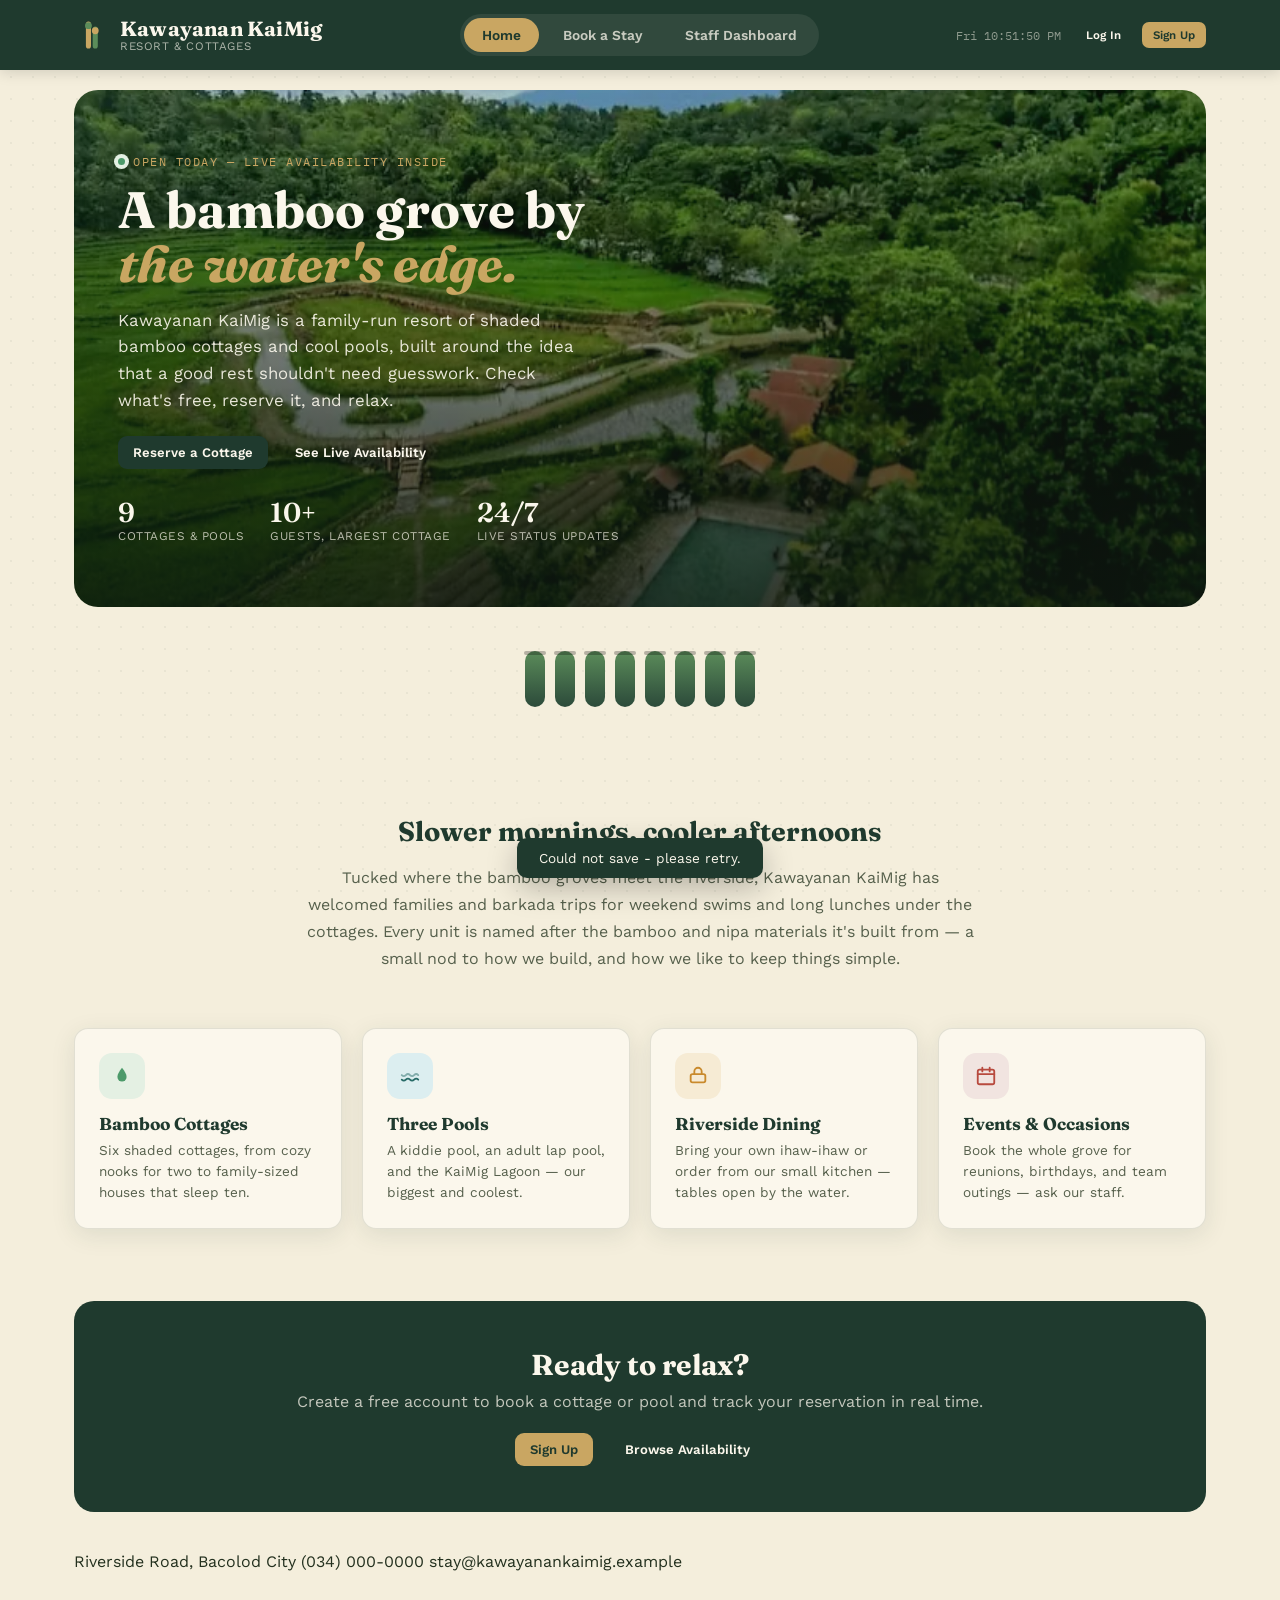
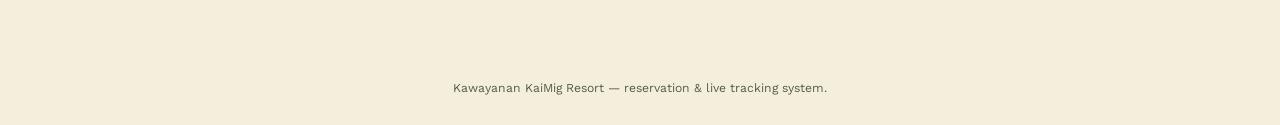
<file: kawayanan-kaimig-resort.html>
<!DOCTYPE html>
<html lang="en">
<head>
<meta charset="UTF-8">
<meta name="viewport" content="width=device-width, initial-scale=1.0">
<title>Kawayanan KaiMig Resort — Reservations</title>
<link rel="preconnect" href="https://fonts.googleapis.com">
<link href="https://fonts.googleapis.com/css2?family=Fraunces:ital,opsz,wght@0,9..144,400;0,9..144,500;0,9..144,600;0,9..144,700;1,9..144,500&family=Work+Sans:wght@400;500;600;700&family=IBM+Plex+Mono:wght@400;500&display=swap" rel="stylesheet">
<style>
  :root{
    --bg: #F4EEDC;
    --bg-alt: #ECE3C8;
    --forest: #1F3A2E;
    --forest-soft: #2C4A3A;
    --leaf: #5B8C5A;
    --culm: #C9A662;
    --culm-dark: #A9873F;
    --teal: #276B67;
    --ink: #23301E;
    --ink-soft: #56604C;
    --cream: #FBF7EC;
    --line: rgba(35,48,30,0.12);
    --available: #4C9A6A;
    --available-bg: #E4F0E3;
    --reserved: #C98A2C;
    --reserved-bg: #F6EBD4;
    --occupied: #B84A3E;
    --occupied-bg: #F5E1DC;
    --pending: #7A7F72;
    --font-display: 'Fraunces', serif;
    --font-body: 'Work Sans', sans-serif;
    --font-mono: 'IBM Plex Mono', monospace;
    --radius: 14px;
    --shadow: 0 6px 24px rgba(31,58,46,0.10);
  }
  *{box-sizing:border-box;}
  html,body{margin:0;padding:0;}
  body{
    background: var(--bg);
    color: var(--ink);
    font-family: var(--font-body);
    -webkit-font-smoothing: antialiased;
  }
  body::before{
    content:"";
    position:fixed; inset:0;
    background-image: radial-gradient(rgba(31,58,46,0.05) 1px, transparent 1px);
    background-size: 22px 22px;
    pointer-events:none;
    z-index:0;
  }
  a{color:inherit;}
  @media (prefers-reduced-motion: reduce){
    *{animation-duration:0.001ms !important; animation-iteration-count:1 !important; transition-duration:0.001ms !important;}
  }

  /* ---------- Header ---------- */
  header{
    position: sticky; top:0; z-index:50;
    background: var(--forest);
    color: var(--cream);
    box-shadow: 0 2px 14px rgba(0,0,0,0.15);
  }
  .header-inner{
    max-width:1180px; margin:0 auto;
    padding: 14px 24px;
    display:flex; align-items:center; justify-content:space-between; gap:16px;
    flex-wrap:wrap;
  }
  .brand{display:flex; align-items:center; gap:12px; cursor:pointer;}
  .brand svg{width:34px; height:34px; flex-shrink:0;}
  .brand-text{line-height:1.05;}
  .brand-text .name{font-family:var(--font-display); font-weight:700; font-size:1.28rem; letter-spacing:0.2px;}
  .brand-text .tagline{font-size:0.72rem; color: rgba(251,247,236,0.65); letter-spacing:0.6px; text-transform:uppercase;}
  nav.tabs{display:flex; gap:6px; background: rgba(251,247,236,0.08); padding:4px; border-radius:999px;}
  nav.tabs button{
    font-family: var(--font-body); font-weight:600; font-size:0.86rem;
    background:transparent; color: rgba(251,247,236,0.75);
    border:none; padding:9px 18px; border-radius:999px; cursor:pointer;
    transition: background 0.2s ease, color 0.2s ease;
  }
  nav.tabs button.active{background: var(--culm); color: var(--forest);}
  nav.tabs button:not(.active):hover{background: rgba(251,247,236,0.12); color:var(--cream);}
  .clock{font-family:var(--font-mono); font-size:0.76rem; color: rgba(251,247,236,0.5); white-space:nowrap;}
  .header-right{display:flex; align-items:center; gap:14px; flex-wrap:wrap;}
  .auth-actions{display:flex; align-items:center; gap:10px;}
  .user-chip{display:flex; align-items:center; gap:10px; font-size:0.84rem;}
  .user-chip .uname{font-weight:600; color:var(--cream);}
  .btn-outline-light{background:transparent; border:1px solid rgba(251,247,236,0.4); color:var(--cream);}
  .btn-outline-light:hover{background:rgba(251,247,236,0.12);}
  .btn-light{background:var(--culm); color:var(--forest);}
  .btn-light:hover{opacity:0.9;}
  @media (max-width:760px){ .clock{display:none;} }

  main{position:relative; z-index:1; max-width:1180px; margin:0 auto; padding: 0 24px 80px;}
  .view{display:none;}
  .view.active{display:block;}

  /* ---------- Hero (shared pattern) ---------- */
  .hero{
    padding: 56px 0 30px;
    display:grid; grid-template-columns: 1.15fr 0.85fr; gap:40px; align-items:center;
  }
  @media (max-width: 880px){ .hero{grid-template-columns:1fr; padding-top:36px;} }
  .eyebrow{
    font-family: var(--font-mono); font-size:0.72rem; letter-spacing:1.5px; text-transform:uppercase;
    color: var(--teal); margin-bottom:14px; display:flex; align-items:center; gap:8px;
  }
  .eyebrow .dot{width:7px; height:7px; border-radius:50%; background: var(--available); box-shadow:0 0 0 4px var(--available-bg); animation: pulse 2.2s infinite;}
  @keyframes pulse{0%,100%{opacity:1;} 50%{opacity:0.4;}}
  h1{
    font-family: var(--font-display); font-weight:700; font-size: clamp(2.1rem, 4vw, 3.2rem);
    line-height:1.05; margin:0 0 16px; color: var(--forest);
  }
  h1 em{font-style:italic; color: var(--teal);}
  .hero p.lede{font-size:1.05rem; line-height:1.6; color: var(--ink-soft); max-width:46ch; margin:0 0 22px;}
  .hero-stats{display:flex; gap:26px; flex-wrap:wrap;}
  .hero-stats .stat .num{font-family:var(--font-display); font-size:1.7rem; font-weight:600; color:var(--forest);}
  .hero-stats .stat .lab{font-size:0.74rem; color:var(--ink-soft); text-transform:uppercase; letter-spacing:0.5px;}
  .hero-ctas{display:flex; gap:12px; flex-wrap:wrap; margin-bottom:26px;}

  .hero.hero-photo{
    grid-template-columns: 1fr;
    background-size: cover;
    background-position: center;
    border-radius: 24px;
    padding: 64px 44px;
    margin-top: 20px;
  }
  .hero.hero-photo .eyebrow{color: var(--culm);}
  .hero.hero-photo h1{color: var(--cream);}
  .hero.hero-photo h1 em{color: var(--culm);}
  .hero.hero-photo p.lede{color: rgba(251,247,236,0.9);}
  .hero.hero-photo .hero-stats .stat .num{color: var(--cream);}
  .hero.hero-photo .hero-stats .stat .lab{color: rgba(251,247,236,0.72);}
  @media (max-width:880px){ .hero.hero-photo{padding:44px 22px;} }

  .grove-hero{position:relative; height:260px; display:flex; align-items:flex-end; justify-content:center; gap:14px;}
  .stalk{
    width: 20px; border-radius: 10px;
    background: linear-gradient(180deg, var(--leaf), var(--forest-soft));
    position:relative; transform-origin:bottom center;
    animation: sway 4.5s ease-in-out infinite;
  }
  .stalk::before, .stalk::after{
    content:""; position:absolute; left:-1px; right:-1px; height:4px; background: rgba(0,0,0,0.14); border-radius:2px;
  }
  .stalk:nth-child(1){height:150px; animation-delay:0s;}
  .stalk:nth-child(2){height:210px; animation-delay:0.4s;}
  .stalk:nth-child(3){height:170px; animation-delay:0.8s;}
  .stalk:nth-child(4){height:240px; animation-delay:0.2s;}
  .stalk:nth-child(5){height:190px; animation-delay:0.6s;}
  .stalk:nth-child(6){height:150px; animation-delay:1s;}
  @keyframes sway{0%,100%{transform:rotate(-2.2deg);} 50%{transform:rotate(2.2deg);}}

  /* ---------- Landing-only sections ---------- */
  .grove-divider{display:flex; justify-content:center; gap:10px; align-items:flex-end; height:90px; overflow:hidden; margin: 10px 0 20px;}
  .grove-divider .stalk{height:56px;}
  .section-landing{padding:64px 0 8px;}
  .section-label{
    display:block; text-align:center; font-family:var(--font-mono); font-size:0.72rem;
    letter-spacing:1.6px; text-transform:uppercase; color:var(--teal); margin-bottom:10px;
  }
  .about-block{max-width:680px; margin:0 auto 56px; text-align:center;}
  .about-block h2{font-family:var(--font-display); color:var(--forest); font-size:1.7rem; margin-bottom:12px;}
  .about-block p{color:var(--ink-soft); line-height:1.7; font-size:1rem;}
  .amenities-wrap{text-align:center;}
  .amenities-grid{display:grid; grid-template-columns:repeat(auto-fit,minmax(230px,1fr)); gap:20px; margin-top:22px; text-align:left; align-items:stretch;}
  .amenity-card{background:var(--cream); border-radius:var(--radius); padding:24px; box-shadow:var(--shadow); border:1px solid var(--line); display:flex; flex-direction:column;}
  .amenity-icon{width:46px;height:46px;border-radius:13px;display:flex;align-items:center;justify-content:center;margin-bottom:14px; flex-shrink:0;}
  .amenity-card h3{font-family:var(--font-display); font-size:1.08rem; color:var(--forest); margin:0 0 6px;}
  .amenity-card p{font-size:0.85rem; color:var(--ink-soft); line-height:1.55; margin:0; flex:1;}
  .cta-band{background:var(--forest); color:var(--cream); border-radius:20px; padding:46px 34px; text-align:center; margin:64px 0 40px;}
  .cta-band h2{font-family:var(--font-display); font-size:1.8rem; margin:0 0 10px;}
  .cta-band p{color:rgba(251,247,236,0.75); margin:0 0 22px;}
  .cta-band .btn{margin:0 6px;}
  .contact-card{
    max-width:760px; margin:0 auto 60px; background:var(--cream); border:1px solid var(--line); border-radius:var(--radius);
    padding:26px 30px; display:grid; grid-template-columns:repeat(auto-fit,minmax(180px,1fr)); gap:20px; box-shadow:var(--shadow);
  }
  .contact-card .item{text-align:center;}
  .contact-card .item .k{font-family:var(--font-mono); font-size:0.68rem; letter-spacing:1px; text-transform:uppercase; color:var(--teal); display:block; margin-bottom:6px;}
  .contact-card .item .v{font-size:0.88rem; color:var(--ink); font-weight:500;}
  @media (max-width:600px){ .contact-card{grid-template-columns:1fr; text-align:center;} }

  /* ---------- Section headers ---------- */
  .section-head{display:flex; align-items:baseline; justify-content:space-between; margin: 46px 0 18px; flex-wrap:wrap; gap:10px;}
  .section-head h2{font-family:var(--font-display); font-size:1.5rem; margin:0; color:var(--forest); font-weight:600;}
  .section-head .sub{font-size:0.85rem; color:var(--ink-soft);}
  .legend{display:flex; gap:14px; font-size:0.76rem; color:var(--ink-soft); flex-wrap:wrap;}
  .legend span{display:inline-flex; align-items:center; gap:6px;}
  .legend i{width:9px; height:9px; border-radius:50%; display:inline-block;}

  /* ---------- Unit grid (grove board) ---------- */
  .grid{display:grid; grid-template-columns:repeat(auto-fill, minmax(240px,1fr)); gap:16px;}
  .card{
    background: var(--cream); border-radius: var(--radius); box-shadow: var(--shadow);
    padding: 18px; display:flex; gap:14px; border:1px solid var(--line); position:relative; overflow:hidden;
  }
  .card .culm-bar{
    width:10px; border-radius:6px; flex-shrink:0;
    background-image: repeating-linear-gradient(180deg, currentColor 0 3px, transparent 3px 14px);
    background-color: transparent;
  }
  .card.status-available .culm-bar{color: var(--available);}
  .card.status-reserved .culm-bar{color: var(--reserved);}
  .card.status-occupied .culm-bar{color: var(--occupied);}
  .card .body{flex:1; min-width:0;}
  .card .top-row{display:flex; justify-content:space-between; align-items:flex-start; gap:8px;}
  .card h3{font-family:var(--font-display); font-size:1.05rem; margin:0 0 3px; color:var(--forest); font-weight:600;}
  .card .type{font-size:0.72rem; text-transform:uppercase; letter-spacing:0.5px; color:var(--ink-soft);}
  .badge{
    font-size:0.68rem; font-weight:700; text-transform:uppercase; letter-spacing:0.4px;
    padding:4px 9px; border-radius:999px; white-space:nowrap;
  }
  .badge.status-available{color:var(--available); background:var(--available-bg);}
  .badge.status-reserved{color:var(--reserved); background:var(--reserved-bg);}
  .badge.status-occupied{color:var(--occupied); background:var(--occupied-bg);}
  .card .meta{font-size:0.8rem; color:var(--ink-soft); margin:10px 0 12px; line-height:1.5;}
  .card .meta strong{color:var(--ink);}
  .card .actions{display:flex; gap:8px; flex-wrap:wrap;}

  button{font-family:var(--font-body); cursor:pointer;}
  .btn{
    border:none; border-radius:9px; padding:9px 15px; font-weight:600; font-size:0.82rem;
    transition: transform 0.12s ease, opacity 0.12s ease;
  }
  .btn:active{transform: scale(0.97);}
  .btn-primary{background: var(--forest); color: var(--cream);}
  .btn-primary:hover{opacity:0.9;}
  .btn-ghost{background: transparent; color: var(--forest); border:1px solid var(--line);}
  .btn-ghost:hover{background: rgba(31,58,46,0.05);}
  .btn-sm{padding:6px 11px; font-size:0.72rem; border-radius:7px;}
  .btn:disabled{opacity:0.4; cursor:not-allowed;}
  .btn-available{background:var(--available-bg); color:var(--available);}
  .btn-reserved{background:var(--reserved-bg); color:var(--reserved);}
  .btn-occupied{background:var(--occupied-bg); color:var(--occupied);}

  /* ---------- Modal ---------- */
  .overlay{
    position:fixed; inset:0; background: rgba(23,32,20,0.55); z-index:100;
    display:none; align-items:center; justify-content:center; padding:20px;
  }
  .overlay.active{display:flex;}
  .modal{
    background: var(--cream); border-radius: 18px; max-width:440px; width:100%;
    padding: 28px; box-shadow: 0 24px 60px rgba(0,0,0,0.3); max-height:88vh; overflow-y:auto; position:relative;
  }
  .modal h3{font-family:var(--font-display); color:var(--forest); font-size:1.3rem; margin:0 0 4px;}
  .modal .modal-sub{font-size:0.82rem; color:var(--ink-soft); margin-bottom:18px;}
  .field{margin-bottom:14px;}
  .field label{display:block; font-size:0.76rem; font-weight:600; color:var(--ink); margin-bottom:6px; text-transform:uppercase; letter-spacing:0.3px;}
  .field input, .field select{
    width:100%; padding:10px 12px; border-radius:9px; border:1px solid var(--line);
    background:#fff; font-family:var(--font-body); font-size:0.9rem; color:var(--ink);
  }
  .field input:focus, .field select:focus{outline:2px solid var(--teal); outline-offset:1px;}
  .field-row{display:grid; grid-template-columns:1fr 1fr; gap:12px;}
  .modal-actions{display:flex; gap:10px; margin-top:20px;}
  .modal-actions .btn{flex:1;}
  .close-x{position:absolute; top:16px; right:18px; background:none; border:none; font-size:1.3rem; color:var(--ink-soft); line-height:1;}
  .err-msg{color:var(--occupied); font-size:0.8rem; margin-top:-6px; margin-bottom:10px; display:none;}
  .confirm-box{text-align:center; padding:10px 0;}
  .confirm-box .code{font-family:var(--font-mono); font-size:1.5rem; font-weight:600; color:var(--forest); background:var(--bg-alt); padding:10px 16px; border-radius:10px; display:inline-block; margin:14px 0;}
  .switch-line{text-align:center; font-size:0.82rem; color:var(--ink-soft); margin-top:16px;}
  .switch-line button{background:none; border:none; color:var(--teal); font-weight:600; cursor:pointer; padding:0; font-size:0.82rem;}

  /* ---------- Lookup ---------- */
  .my-res-card{
    background:var(--cream); border:1px solid var(--line); border-radius:12px; padding:14px 18px;
    display:flex; justify-content:space-between; align-items:center; gap:12px; margin-bottom:10px; flex-wrap:wrap;
  }
  .my-res-card .left{font-size:0.85rem;}
  .my-res-card .left .unit{font-weight:600; color:var(--forest);}
  .my-res-card .left .meta{color:var(--ink-soft); font-size:0.78rem; margin-top:2px;}
  .my-res-card .code{font-family:var(--font-mono); font-size:0.78rem; color:var(--ink-soft);}
  .lookup-box{
    background: var(--bg-alt); border-radius: var(--radius); padding:22px; margin-top:50px;
    display:flex; gap:12px; align-items:flex-end; flex-wrap:wrap; border:1px solid var(--line);
  }
  .lookup-box .field{margin:0; flex:1; min-width:160px;}
  .lookup-result{margin-top:16px; font-size:0.88rem;}
  .lookup-result .rline{padding:10px 14px; background:var(--cream); border-radius:9px; margin-bottom:8px; display:flex; justify-content:space-between; align-items:center; flex-wrap:wrap; gap:6px;}

  /* ---------- Admin ---------- */
  .gate{max-width:380px; margin: 90px auto; text-align:center; background:var(--cream); padding:36px 30px; border-radius:18px; box-shadow:var(--shadow);}
  .gate h2{font-family:var(--font-display); color:var(--forest); margin-top:0;}
  .gate p{color:var(--ink-soft); font-size:0.85rem;}
  .stats-row{display:grid; grid-template-columns:repeat(auto-fit, minmax(150px,1fr)); gap:14px; margin: 24px 0 10px;}
  .stat-card{background:var(--cream); border-radius:12px; padding:16px 18px; border:1px solid var(--line);}
  .stat-card .n{font-family:var(--font-display); font-size:1.9rem; font-weight:700; color:var(--forest);}
  .stat-card .l{font-size:0.74rem; color:var(--ink-soft); text-transform:uppercase; letter-spacing:0.4px;}
  table{width:100%; border-collapse:collapse; background:var(--cream); border-radius:var(--radius); overflow:hidden; box-shadow:var(--shadow);}
  th, td{text-align:left; padding:12px 14px; font-size:0.83rem; border-bottom:1px solid var(--line);}
  th{background: var(--bg-alt); color:var(--ink-soft); font-weight:600; text-transform:uppercase; font-size:0.7rem; letter-spacing:0.4px;}
  tr:last-child td{border-bottom:none;}
  .table-wrap{overflow-x:auto;}
  .row-actions{display:flex; gap:6px; flex-wrap:wrap;}
  .empty{color:var(--ink-soft); font-size:0.85rem; padding:30px 0; text-align:center;}
  .toast{
    position:fixed; bottom:22px; left:50%; transform:translateX(-50%) translateY(20px);
    background:var(--forest); color:var(--cream); padding:12px 22px; border-radius:10px; font-size:0.85rem;
    box-shadow:0 10px 30px rgba(0,0,0,0.25); z-index:200; opacity:0; pointer-events:none; transition:all 0.25s ease;
    max-width:90vw; text-align:center;
  }
  .toast.show{opacity:1; transform:translateX(-50%) translateY(0);}
  footer{text-align:center; padding:30px; font-size:0.76rem; color:var(--ink-soft);}
</style>
</head>
<body>

<header>
  <div class="header-inner">
    <div class="brand" onclick="switchView('landing')">
      <svg viewBox="0 0 40 40" fill="none" xmlns="http://www.w3.org/2000/svg">
        <rect x="14" y="4" width="6" height="32" rx="3" fill="#C9A662"/>
        <rect x="22" y="10" width="6" height="26" rx="3" fill="#5B8C5A"/>
        <circle cx="17" cy="9" r="4" fill="#5B8C5A"/>
        <circle cx="25" cy="15" r="4" fill="#C9A662"/>
      </svg>
      <div class="brand-text">
        <div class="name">Kawayanan KaiMig</div>
        <div class="tagline">Resort &amp; Cottages</div>
      </div>
    </div>
    <nav class="tabs">
      <button id="tabHomeBtn" class="active" onclick="switchView('landing')">Home</button>
      <button id="tabCustomerBtn" onclick="switchView('customer')">Book a Stay</button>
      <button id="tabAdminBtn" onclick="switchView('admin')">Staff Dashboard</button>
    </nav>
    <div class="header-right">
      <div class="clock" id="clock"></div>
      <div class="auth-actions" id="authActionsLoggedOut">
        <button class="btn btn-sm btn-outline-light" onclick="openLoginModal()">Log In</button>
        <button class="btn btn-sm btn-light" onclick="openSignupModal()">Sign Up</button>
      </div>
      <div class="user-chip" id="authActionsLoggedIn" style="display:none;">
        <span>Hi, <span class="uname" id="userChipName"></span></span>
        <button class="btn btn-sm btn-outline-light" onclick="logoutUser()">Log Out</button>
      </div>
    </div>
  </div>
</header>

<main>

  <!-- ===================== LANDING VIEW ===================== -->
  <section id="view-landing" class="view active">
    <div class="hero hero-photo" style="background-image: linear-gradient(180deg, rgba(20,33,20,0.25), rgba(14,24,16,0.85)), url('[data-uri]');">
      <div>
        <div class="eyebrow"><span class="dot"></span> Open today — live availability inside</div>
        <h1>A bamboo grove by<br><em>the water's edge.</em></h1>
        <p class="lede">Kawayanan KaiMig is a family-run resort of shaded bamboo cottages and cool pools, built around the idea that a good rest shouldn't need guesswork. Check what's free, reserve it, and relax.</p>
        <div class="hero-ctas">
          <button class="btn btn-primary" onclick="handleReserveCTA()">Reserve a Cottage</button>
          <button class="btn btn-outline-light" onclick="switchView('customer')">See Live Availability</button>
        </div>
        <div class="hero-stats">
          <div class="stat"><div class="num">9</div><div class="lab">Cottages &amp; pools</div></div>
          <div class="stat"><div class="num">10+</div><div class="lab">Guests, largest cottage</div></div>
          <div class="stat"><div class="num">24/7</div><div class="lab">Live status updates</div></div>
        </div>
      </div>
    </div>

    <div class="grove-divider" aria-hidden="true">
      <div class="stalk"></div><div class="stalk"></div><div class="stalk"></div>
      <div class="stalk"></div><div class="stalk"></div><div class="stalk"></div>
      <div class="stalk"></div><div class="stalk"></div>
    </div>

    <div class="section-landing">
      <div class="about-block">
        <h2>Slower mornings, cooler afternoons</h2>
        <p>Tucked where the bamboo groves meet the riverside, Kawayanan KaiMig has welcomed families and barkada trips for weekend swims and long lunches under the cottages. Every unit is named after the bamboo and nipa materials it's built from — a small nod to how we build, and how we like to keep things simple.</p>
      </div>

      <div class="amenities-grid">
        <div class="amenity-card">
          <div class="amenity-icon" style="background:var(--available-bg);">
            <svg width="22" height="22" viewBox="0 0 24 24" fill="none"><path d="M12 3C9 7 7 10 7 13a5 5 0 0010 0c0-3-2-6-5-10z" fill="#4C9A6A"/></svg>
          </div>
          <h3>Bamboo Cottages</h3>
          <p>Six shaded cottages, from cozy nooks for two to family-sized houses that sleep ten.</p>
        </div>
        <div class="amenity-card">
          <div class="amenity-icon" style="background:#DCEEF0;">
            <svg width="22" height="22" viewBox="0 0 24 24" fill="none"><path d="M3 16c1.5 1.5 3 1.5 4.5 0s3-1.5 4.5 0 3 1.5 4.5 0 3-1.5 4.5 0" stroke="#276B67" stroke-width="2" stroke-linecap="round"/><path d="M3 11c1.5 1.5 3 1.5 4.5 0s3-1.5 4.5 0 3 1.5 4.5 0 3-1.5 4.5 0" stroke="#276B67" stroke-width="2" stroke-linecap="round" opacity="0.5"/></svg>
          </div>
          <h3>Three Pools</h3>
          <p>A kiddie pool, an adult lap pool, and the KaiMig Lagoon — our biggest and coolest.</p>
        </div>
        <div class="amenity-card">
          <div class="amenity-icon" style="background:var(--reserved-bg);">
            <svg width="22" height="22" viewBox="0 0 24 24" fill="none"><rect x="4" y="10" width="16" height="9" rx="2" stroke="#C98A2C" stroke-width="2"/><path d="M8 10V7a4 4 0 018 0v3" stroke="#C98A2C" stroke-width="2"/></svg>
          </div>
          <h3>Riverside Dining</h3>
          <p>Bring your own ihaw-ihaw or order from our small kitchen — tables open by the water.</p>
        </div>
        <div class="amenity-card">
          <div class="amenity-icon" style="background:#F1E4E0;">
            <svg width="22" height="22" viewBox="0 0 24 24" fill="none"><rect x="3" y="5" width="18" height="16" rx="2" stroke="#B84A3E" stroke-width="2"/><path d="M3 10h18M8 3v4M16 3v4" stroke="#B84A3E" stroke-width="2" stroke-linecap="round"/></svg>
          </div>
          <h3>Events &amp; Occasions</h3>
          <p>Book the whole grove for reunions, birthdays, and team outings — ask our staff.</p>
        </div>
      </div>
    </div>

    <div class="cta-band">
      <h2>Ready to relax?</h2>
      <p>Create a free account to book a cottage or pool and track your reservation in real time.</p>
      <button class="btn btn-light" onclick="openSignupModal()">Sign Up</button>
      <button class="btn btn-outline-light" onclick="switchView('customer')">Browse Availability</button>
    </div>

    <div class="contact-row">
      <span>Riverside Road, Bacolod City</span>
      <span>(034) 000-0000</span>
      <span>stay@kawayanankaimig.example</span>
    </div>
  </section>

  <!-- ===================== CUSTOMER VIEW ===================== -->
  <section id="view-customer" class="view">
    <div class="section-head" style="margin-top:40px;">
      <h2>The Grove Board</h2>
      <div class="legend">
        <span><i style="background:var(--available)"></i> Available</span>
        <span><i style="background:var(--reserved)"></i> Reserved</span>
        <span><i style="background:var(--occupied)"></i> Occupied</span>
      </div>
    </div>
    <div class="sub" style="font-size:0.85rem; color:var(--ink-soft); margin-bottom:18px;">Live status — refreshes automatically. Log in to reserve a unit.</div>
    <div class="grid" id="customerGrid"></div>

    <div id="myReservationsWrap" style="display:none;">
      <div class="section-head">
        <h2>My Reservations</h2>
        <div class="sub">Saved automatically to your account</div>
      </div>
      <div id="myReservationsList"></div>
    </div>

    <div class="lookup-box">
      <div class="field">
        <label for="lookupCode">Reservation code</label>
        <input id="lookupCode" placeholder="e.g. KKR-4F82Q">
      </div>
      <div class="field">
        <label for="lookupContact">Contact number used</label>
        <input id="lookupContact" placeholder="09xx xxx xxxx">
      </div>
      <button class="btn btn-primary" onclick="lookupReservation()">Find my reservation</button>
    </div>
    <div class="lookup-result" id="lookupResult"></div>
  </section>

  <!-- ===================== ADMIN VIEW ===================== -->
  <section id="view-admin" class="view">

    <div id="adminGate" class="gate">
      <h2>Staff Sign-in</h2>
      <p>Enter the staff passcode to open the dashboard. (Demo passcode: <strong>1234</strong> — for real use, this should be replaced with proper staff login.)</p>
      <div class="field"><input type="password" id="passcodeInput" placeholder="Passcode"></div>
      <div class="err-msg" id="gateErr">Incorrect passcode — try again.</div>
      <button class="btn btn-primary" style="width:100%" onclick="checkPasscode()">Enter Dashboard</button>
    </div>

    <div id="adminDashboard" style="display:none;">
      <div class="section-head" style="margin-top:32px;">
        <h2>Live Overview</h2>
        <div class="sub" id="lastUpdated">—</div>
      </div>
      <div class="stats-row">
        <div class="stat-card"><div class="n" id="admStatAvail">–</div><div class="l">Available</div></div>
        <div class="stat-card"><div class="n" id="admStatReserved">–</div><div class="l">Reserved</div></div>
        <div class="stat-card"><div class="n" id="admStatOccupied">–</div><div class="l">Occupied</div></div>
        <div class="stat-card"><div class="n" id="admStatPending">–</div><div class="l">Pending requests</div></div>
      </div>

      <div class="section-head">
        <h2>Units — Grove Board</h2>
        <div class="sub">Tap a status chip to override manually (walk-ins, maintenance, etc.)</div>
      </div>
      <div class="grid" id="adminGrid"></div>

      <div class="section-head">
        <h2>Reservations</h2>
        <div class="sub" id="resCount"></div>
      </div>
      <div class="table-wrap">
        <table>
          <thead>
            <tr><th>Code</th><th>Guest</th><th>Unit</th><th>Date</th><th>Slot</th><th>Guests</th><th>Status</th><th>Actions</th></tr>
          </thead>
          <tbody id="resTableBody"></tbody>
        </table>
      </div>
    </div>
  </section>

</main>

<footer>Kawayanan KaiMig Resort — reservation &amp; live tracking system.</footer>

<!-- Booking Modal -->
<div class="overlay" id="bookingOverlay">
  <div class="modal">
    <button class="close-x" onclick="closeAllModals()">&times;</button>
    <div id="bookingFormWrap">
      <h3 id="bookingUnitName">Reserve Unit</h3>
      <div class="modal-sub" id="bookingUnitMeta"></div>
      <div class="field"><label for="gName">Full name</label><input id="gName" placeholder="Juan Dela Cruz"></div>
      <div class="field"><label for="gContact">Contact number</label><input id="gContact" placeholder="09xx xxx xxxx"></div>
      <div class="field-row">
        <div class="field"><label for="gDate">Date</label><input type="date" id="gDate"></div>
        <div class="field"><label for="gGuests">Guests</label><input type="number" id="gGuests" min="1" value="2"></div>
      </div>
      <div class="field">
        <label for="gSlot">Time slot</label>
        <select id="gSlot">
          <option value="Morning (8AM-12NN)">Morning (8AM-12NN)</option>
          <option value="Afternoon (1PM-5PM)">Afternoon (1PM-5PM)</option>
          <option value="Whole Day (8AM-5PM)">Whole Day (8AM-5PM)</option>
          <option value="Overnight (2PM-10AM)">Overnight (2PM-10AM)</option>
        </select>
      </div>
      <div class="err-msg" id="bookingErr">Please fill in all fields.</div>
      <div class="modal-actions">
        <button class="btn btn-ghost" onclick="closeAllModals()">Cancel</button>
        <button class="btn btn-primary" onclick="submitBooking()">Confirm Reservation</button>
      </div>
    </div>
    <div id="bookingConfirmWrap" style="display:none;" class="confirm-box">
      <h3>Reservation requested!</h3>
      <p class="modal-sub">Show this code at the front desk. Staff will confirm your slot shortly.</p>
      <div class="code" id="confirmCode"></div>
      <button class="btn btn-primary" style="width:100%" onclick="closeAllModals()">Done</button>
    </div>
  </div>
</div>

<!-- Login Modal -->
<div class="overlay" id="loginOverlay">
  <div class="modal">
    <button class="close-x" onclick="closeAllModals()">&times;</button>
    <h3>Log In</h3>
    <div class="modal-sub">Welcome back to Kawayanan KaiMig.</div>
    <div class="field"><label for="liEmail">Email</label><input type="email" id="liEmail" placeholder="you@example.com"></div>
    <div class="field"><label for="liPass">Password</label><input type="password" id="liPass" placeholder="********"></div>
    <div class="err-msg" id="loginErr">Incorrect email or password.</div>
    <div class="modal-actions">
      <button class="btn btn-primary" style="width:100%" onclick="loginUser()">Log In</button>
    </div>
    <div class="switch-line">New here? <button onclick="openSignupModal()">Create an account</button></div>
  </div>
</div>

<!-- Signup Modal -->
<div class="overlay" id="signupOverlay">
  <div class="modal">
    <button class="close-x" onclick="closeAllModals()">&times;</button>
    <h3>Sign Up</h3>
    <div class="modal-sub">Create a free account to reserve cottages and pools.</div>
    <div class="field"><label for="suName">Full name</label><input id="suName" placeholder="Juan Dela Cruz"></div>
    <div class="field"><label for="suEmail">Email</label><input type="email" id="suEmail" placeholder="you@example.com"></div>
    <div class="field"><label for="suContact">Contact number</label><input id="suContact" placeholder="09xx xxx xxxx"></div>
    <div class="field"><label for="suPass">Password</label><input type="password" id="suPass" placeholder="At least 6 characters"></div>
    <div class="err-msg" id="signupErr">Please check the fields above.</div>
    <div class="modal-actions">
      <button class="btn btn-primary" style="width:100%" onclick="signupUser()">Create Account</button>
    </div>
    <div class="switch-line">Already have an account? <button onclick="openLoginModal()">Log in</button></div>
  </div>
</div>

<div class="toast" id="toast"></div>

<script>
/* ---------------- Data layer (shared persistent storage = backend/db) ---------------- */
const UNITS_KEY = 'kkr_units_v1';
const RES_KEY = 'kkr_reservations_v1';
const USERS_KEY = 'kkr_users_v1';
const ADMIN_CODE = '1234';

const DEFAULT_UNITS = [
  {id:'c1', name:'Kawayan Nook', type:'Cottage', capacity:4, price:800, status:'available'},
  {id:'c2', name:'Buho Cabin', type:'Cottage', capacity:6, price:1200, status:'available'},
  {id:'c3', name:'Sawali Cottage', type:'Cottage', capacity:6, price:1200, status:'reserved'},
  {id:'c4', name:'Tikog Family House', type:'Cottage', capacity:10, price:2200, status:'occupied'},
  {id:'c5', name:'Payag Riverside', type:'Cottage', capacity:4, price:900, status:'available'},
  {id:'c6', name:'Bahay Kubo Deluxe', type:'Cottage', capacity:8, price:1800, status:'available'},
  {id:'p1', name:'KaiMig Lagoon Pool', type:'Pool', capacity:30, price:150, status:'available'},
  {id:'p2', name:'Sunburst Adult Pool', type:'Pool', capacity:20, price:150, status:'reserved'},
  {id:'p3', name:'Tadpole Kiddie Pool', type:'Pool', capacity:15, price:100, status:'available'}
];

let units = [];
let reservations = [];
let users = [];
let currentUser = null; // in-memory session only - clears on page reload
let currentBookingUnit = null;
let pendingReserveAfterLogin = null;

async function storageGet(key, shared){
  try{
    const res = await window.storage.get(key, shared);
    return res ? JSON.parse(res.value) : null;
  }catch(e){ return null; }
}
async function storageSet(key, value, shared){
  try{ await window.storage.set(key, JSON.stringify(value), shared); }
  catch(e){ console.error('storage set failed', e); showToast('Could not save - please retry.'); }
}

async function loadData(){
  let u = await storageGet(UNITS_KEY, true);
  if(!u){ u = DEFAULT_UNITS; await storageSet(UNITS_KEY, u, true); }
  units = u;
  let r = await storageGet(RES_KEY, true);
  if(!r){ r = []; await storageSet(RES_KEY, r, true); }
  reservations = r;
  let us = await storageGet(USERS_KEY, true);
  if(!us){ us = []; await storageSet(USERS_KEY, us, true); }
  users = us;
}
async function saveUnits(){ await storageSet(UNITS_KEY, units, true); }
async function saveReservations(){ await storageSet(RES_KEY, reservations, true); }
async function saveUsers(){ await storageSet(USERS_KEY, users, true); }

function genCode(){
  const chars = 'ABCDEFGHJKLMNPQRSTUVWXYZ23456789';
  let s = '';
  for(let i=0;i<5;i++) s += chars[Math.floor(Math.random()*chars.length)];
  return 'KKR-' + s;
}
function todayISO(){ return new Date().toISOString().slice(0,10); }

/* Lightweight, NON-cryptographic hash - good enough for this demo only.
   A real system must use a proper backend with salted password hashing. */
function simpleHash(str){
  let h = 0;
  for(let i=0;i<str.length;i++){ h = (h*31 + str.charCodeAt(i)) >>> 0; }
  return h.toString(16);
}

/* ---------------- Rendering ---------------- */
function statusLabel(s){ return s.charAt(0).toUpperCase()+s.slice(1); }

function renderCustomerGrid(){
  const grid = document.getElementById('customerGrid');
  grid.innerHTML = units.map(u => `
    <div class="card status-${u.status}">
      <div class="culm-bar"></div>
      <div class="body">
        <div class="top-row">
          <div><h3>${u.name}</h3><div class="type">${u.type} - up to ${u.capacity}</div></div>
          <span class="badge status-${u.status}">${statusLabel(u.status)}</span>
        </div>
        <div class="meta">P${u.price} <span style="opacity:0.6">/ slot</span></div>
        <div class="actions">
          <button class="btn btn-primary btn-sm" ${u.status==='available' ? '' : 'disabled'} onclick="openBooking('${u.id}')">
            ${u.status==='available' ? 'Reserve' : 'Unavailable'}
          </button>
        </div>
      </div>
    </div>
  `).join('');
}

function renderMyReservations(){
  const wrap = document.getElementById('myReservationsWrap');
  const list = document.getElementById('myReservationsList');
  if(!currentUser){ wrap.style.display = 'none'; return; }
  const mine = reservations.filter(r => r.userEmail === currentUser.email)
                            .sort((a,b)=> b.createdAt - a.createdAt);
  if(mine.length === 0){
    wrap.style.display = 'none';
    return;
  }
  wrap.style.display = 'block';
  list.innerHTML = mine.map(r => `
    <div class="my-res-card">
      <div class="left">
        <div class="unit">${r.unitName}</div>
        <div class="meta">${r.date} - ${r.slot} - ${r.guests} guest(s)</div>
      </div>
      <div style="text-align:right;">
        <div class="code">${r.code}</div>
        <span class="badge status-${statusBadgeClass(r.status)}">${statusLabel(r.status)}</span>
      </div>
    </div>
  `).join('');
}

function renderAdminGrid(){
  const grid = document.getElementById('adminGrid');
  grid.innerHTML = units.map(u => `
    <div class="card status-${u.status}">
      <div class="culm-bar"></div>
      <div class="body">
        <div class="top-row">
          <div><h3>${u.name}</h3><div class="type">${u.type} - up to ${u.capacity}</div></div>
          <span class="badge status-${u.status}">${statusLabel(u.status)}</span>
        </div>
        <div class="meta">P${u.price} / slot</div>
        <div class="actions">
          <button class="btn btn-sm btn-available" onclick="setUnitStatus('${u.id}','available')">Available</button>
          <button class="btn btn-sm btn-reserved" onclick="setUnitStatus('${u.id}','reserved')">Reserved</button>
          <button class="btn btn-sm btn-occupied" onclick="setUnitStatus('${u.id}','occupied')">Occupied</button>
        </div>
      </div>
    </div>
  `).join('');

  document.getElementById('admStatAvail').textContent = units.filter(u=>u.status==='available').length;
  document.getElementById('admStatReserved').textContent = units.filter(u=>u.status==='reserved').length;
  document.getElementById('admStatOccupied').textContent = units.filter(u=>u.status==='occupied').length;
  document.getElementById('admStatPending').textContent = reservations.filter(r=>r.status==='pending').length;
  document.getElementById('lastUpdated').textContent = 'Last synced ' + new Date().toLocaleTimeString();
}

function renderReservationsTable(){
  const body = document.getElementById('resTableBody');
  const sorted = [...reservations].sort((a,b)=> b.createdAt - a.createdAt);
  document.getElementById('resCount').textContent = sorted.length + ' total';
  if(sorted.length === 0){
    body.innerHTML = `<tr><td colspan="8" class="empty">No reservations yet - bookings will appear here in real time.</td></tr>`;
    return;
  }
  body.innerHTML = sorted.map(r => `
    <tr>
      <td style="font-family:var(--font-mono)">${r.code}</td>
      <td>${r.guestName}<br><span style="color:var(--ink-soft); font-size:0.75rem">${r.contact}</span></td>
      <td>${r.unitName}</td>
      <td>${r.date}</td>
      <td>${r.slot}</td>
      <td>${r.guests}</td>
      <td><span class="badge status-${statusBadgeClass(r.status)}">${statusLabel(r.status)}</span></td>
      <td class="row-actions">
        ${r.status==='pending' ? `<button class="btn btn-sm btn-available" onclick="updateReservation('${r.id}','confirmed')">Confirm</button>` : ''}
        ${(r.status==='pending'||r.status==='confirmed') ? `<button class="btn btn-sm btn-ghost" onclick="updateReservation('${r.id}','checked-in')">Check-in</button>` : ''}
        ${r.status==='checked-in' ? `<button class="btn btn-sm btn-ghost" onclick="updateReservation('${r.id}','checked-out')">Check-out</button>` : ''}
        ${(r.status!=='cancelled' && r.status!=='checked-out') ? `<button class="btn btn-sm btn-occupied" onclick="updateReservation('${r.id}','cancelled')">Cancel</button>` : ''}
      </td>
    </tr>
  `).join('');
}
function statusBadgeClass(s){
  if(s==='confirmed'||s==='checked-in') return 'occupied';
  if(s==='pending') return 'reserved';
  return 'available';
}

async function renderAll(){
  renderCustomerGrid();
  renderMyReservations();
  if(document.getElementById('adminDashboard').style.display !== 'none'){
    renderAdminGrid();
    renderReservationsTable();
  }
}

/* ---------------- View switching ---------------- */
function switchView(view){
  document.getElementById('view-landing').classList.toggle('active', view==='landing');
  document.getElementById('view-customer').classList.toggle('active', view==='customer');
  document.getElementById('view-admin').classList.toggle('active', view==='admin');
  document.getElementById('tabHomeBtn').classList.toggle('active', view==='landing');
  document.getElementById('tabCustomerBtn').classList.toggle('active', view==='customer');
  document.getElementById('tabAdminBtn').classList.toggle('active', view==='admin');
  window.scrollTo({top:0, behavior:'instant'});
  if(view==='admin' && document.getElementById('adminDashboard').style.display !== 'none'){
    renderAdminGrid(); renderReservationsTable();
  }
}
function checkPasscode(){
  const val = document.getElementById('passcodeInput').value;
  if(val === ADMIN_CODE){
    document.getElementById('adminGate').style.display = 'none';
    document.getElementById('adminDashboard').style.display = 'block';
    renderAdminGrid(); renderReservationsTable();
  } else {
    document.getElementById('gateErr').style.display = 'block';
  }
}

/* ---------------- Auth ---------------- */
function closeAllModals(){
  document.getElementById('bookingOverlay').classList.remove('active');
  document.getElementById('loginOverlay').classList.remove('active');
  document.getElementById('signupOverlay').classList.remove('active');
  currentBookingUnit = null;
}
function openLoginModal(){
  closeAllModals();
  document.getElementById('loginErr').style.display = 'none';
  document.getElementById('liEmail').value = '';
  document.getElementById('liPass').value = '';
  document.getElementById('loginOverlay').classList.add('active');
}
function openSignupModal(){
  closeAllModals();
  document.getElementById('signupErr').style.display = 'none';
  document.getElementById('suName').value = '';
  document.getElementById('suEmail').value = '';
  document.getElementById('suContact').value = '';
  document.getElementById('suPass').value = '';
  document.getElementById('signupOverlay').classList.add('active');
}
function updateAuthUI(){
  const loggedOut = document.getElementById('authActionsLoggedOut');
  const loggedIn = document.getElementById('authActionsLoggedIn');
  if(currentUser){
    loggedOut.style.display = 'none';
    loggedIn.style.display = 'flex';
    document.getElementById('userChipName').textContent = currentUser.name.split(' ')[0];
  } else {
    loggedOut.style.display = 'flex';
    loggedIn.style.display = 'none';
  }
}
async function signupUser(){
  const name = document.getElementById('suName').value.trim();
  const email = document.getElementById('suEmail').value.trim().toLowerCase();
  const contact = document.getElementById('suContact').value.trim();
  const pass = document.getElementById('suPass').value;
  const errEl = document.getElementById('signupErr');
  if(!name || !email || !contact || pass.length < 6){
    errEl.textContent = 'Please fill in every field - password needs at least 6 characters.';
    errEl.style.display = 'block';
    return;
  }
  if(users.some(u => u.email === email)){
    errEl.textContent = 'An account with that email already exists - try logging in instead.';
    errEl.style.display = 'block';
    return;
  }
  const user = {id:'u_'+Date.now(), name, email, contact, passHash: simpleHash(pass), createdAt: Date.now()};
  users.push(user);
  await saveUsers();
  currentUser = user;
  updateAuthUI();
  closeAllModals();
  showToast(`Welcome, ${name.split(' ')[0]}! Account created.`);
  if(pendingReserveAfterLogin){
    const uid = pendingReserveAfterLogin; pendingReserveAfterLogin = null;
    openBooking(uid);
  } else {
    switchView('customer');
  }
}
async function loginUser(){
  const email = document.getElementById('liEmail').value.trim().toLowerCase();
  const pass = document.getElementById('liPass').value;
  const errEl = document.getElementById('loginErr');
  const user = users.find(u => u.email === email && u.passHash === simpleHash(pass));
  if(!user){
    errEl.style.display = 'block';
    return;
  }
  currentUser = user;
  updateAuthUI();
  closeAllModals();
  showToast(`Welcome back, ${user.name.split(' ')[0]}!`);
  if(pendingReserveAfterLogin){
    const uid = pendingReserveAfterLogin; pendingReserveAfterLogin = null;
    openBooking(uid);
  } else {
    switchView('customer');
  }
}
function logoutUser(){
  currentUser = null;
  updateAuthUI();
  showToast('Logged out.');
  switchView('landing');
}
function handleReserveCTA(){
  if(currentUser){ switchView('customer'); }
  else { openSignupModal(); }
}

/* ---------------- Booking flow ---------------- */
function openBooking(unitId){
  if(!currentUser){
    pendingReserveAfterLogin = unitId;
    openLoginModal();
    showToast('Please log in to reserve a unit.');
    return;
  }
  currentBookingUnit = units.find(u=>u.id===unitId);
  if(!currentBookingUnit) return;
  closeAllModals();
  document.getElementById('bookingFormWrap').style.display = 'block';
  document.getElementById('bookingConfirmWrap').style.display = 'none';
  document.getElementById('bookingUnitName').textContent = 'Reserve ' + currentBookingUnit.name;
  document.getElementById('bookingUnitMeta').textContent = `${currentBookingUnit.type} - up to ${currentBookingUnit.capacity} guests - P${currentBookingUnit.price}/slot`;
  document.getElementById('gName').value = currentUser.name || '';
  document.getElementById('gContact').value = currentUser.contact || '';
  document.getElementById('gDate').value = todayISO();
  document.getElementById('gDate').min = todayISO();
  document.getElementById('gGuests').value = 2;
  document.getElementById('gGuests').max = currentBookingUnit.capacity;
  document.getElementById('bookingErr').style.display = 'none';
  document.getElementById('bookingOverlay').classList.add('active');
}
async function submitBooking(){
  const name = document.getElementById('gName').value.trim();
  const contact = document.getElementById('gContact').value.trim();
  const date = document.getElementById('gDate').value;
  const guests = parseInt(document.getElementById('gGuests').value,10);
  const slot = document.getElementById('gSlot').value;
  if(!name || !contact || !date || !guests){
    document.getElementById('bookingErr').style.display = 'block';
    return;
  }
  document.getElementById('bookingErr').style.display = 'none';

  const code = genCode();
  const reservation = {
    id: 'r_' + Date.now(),
    code, unitId: currentBookingUnit.id, unitName: currentBookingUnit.name,
    guestName: name, contact, date, guests, slot,
    userEmail: currentUser ? currentUser.email : null,
    status: 'pending', createdAt: Date.now()
  };
  reservations.push(reservation);
  await saveReservations();

  if(date === todayISO() && currentBookingUnit.status === 'available'){
    currentBookingUnit.status = 'reserved';
    await saveUnits();
  }

  document.getElementById('bookingFormWrap').style.display = 'none';
  document.getElementById('bookingConfirmWrap').style.display = 'block';
  document.getElementById('confirmCode').textContent = code;
  await renderAll();
}

/* ---------------- Admin actions ---------------- */
async function setUnitStatus(unitId, status){
  const u = units.find(x=>x.id===unitId);
  if(!u) return;
  u.status = status;
  await saveUnits();
  await renderAll();
  showToast(`${u.name} marked ${status}.`);
}
async function updateReservation(resId, newStatus){
  const r = reservations.find(x=>x.id===resId);
  if(!r) return;
  r.status = newStatus;
  await saveReservations();

  const u = units.find(x=>x.id===r.unitId);
  if(u){
    if(newStatus === 'checked-in'){ u.status = 'occupied'; }
    if(newStatus === 'checked-out'){ u.status = 'available'; }
    if(newStatus === 'cancelled'){
      const stillActive = reservations.some(x=>x.unitId===u.id && x.date===todayISO() && x.status!=='cancelled' && x.id!==r.id);
      if(!stillActive) u.status = 'available';
    }
    await saveUnits();
  }
  await renderAll();
  showToast(`Reservation ${r.code} -> ${newStatus}.`);
}

/* ---------------- Lookup ---------------- */
function lookupReservation(){
  const code = document.getElementById('lookupCode').value.trim().toUpperCase();
  const contact = document.getElementById('lookupContact').value.trim();
  const box = document.getElementById('lookupResult');
  const r = reservations.find(x => x.code === code && x.contact === contact);
  if(!r){
    box.innerHTML = `<div class="rline">No matching reservation found. Check your code and contact number.</div>`;
    return;
  }
  box.innerHTML = `<div class="rline">
    <span><strong>${r.unitName}</strong> - ${r.date}, ${r.slot}</span>
    <span class="badge status-${statusBadgeClass(r.status)}">${statusLabel(r.status)}</span>
  </div>`;
}

/* ---------------- Toast + clock + polling ---------------- */
let toastTimer;
function showToast(msg){
  const t = document.getElementById('toast');
  t.textContent = msg;
  t.classList.add('show');
  clearTimeout(toastTimer);
  toastTimer = setTimeout(()=> t.classList.remove('show'), 2600);
}
function tickClock(){
  document.getElementById('clock').textContent = new Date().toLocaleString('en-PH', {weekday:'short', hour:'2-digit', minute:'2-digit', second:'2-digit'});
}

async function pollRefresh(){
  const freshUnits = await storageGet(UNITS_KEY, true);
  const freshRes = await storageGet(RES_KEY, true);
  if(freshUnits) units = freshUnits;
  if(freshRes) reservations = freshRes;
  await renderAll();
}

/* ---------------- Init ---------------- */
(async function init(){
  await loadData();
  updateAuthUI();
  await renderAll();
  tickClock();
  setInterval(tickClock, 1000);
  setInterval(pollRefresh, 5000);
})();
</script>
</body>
</html>
</file>
